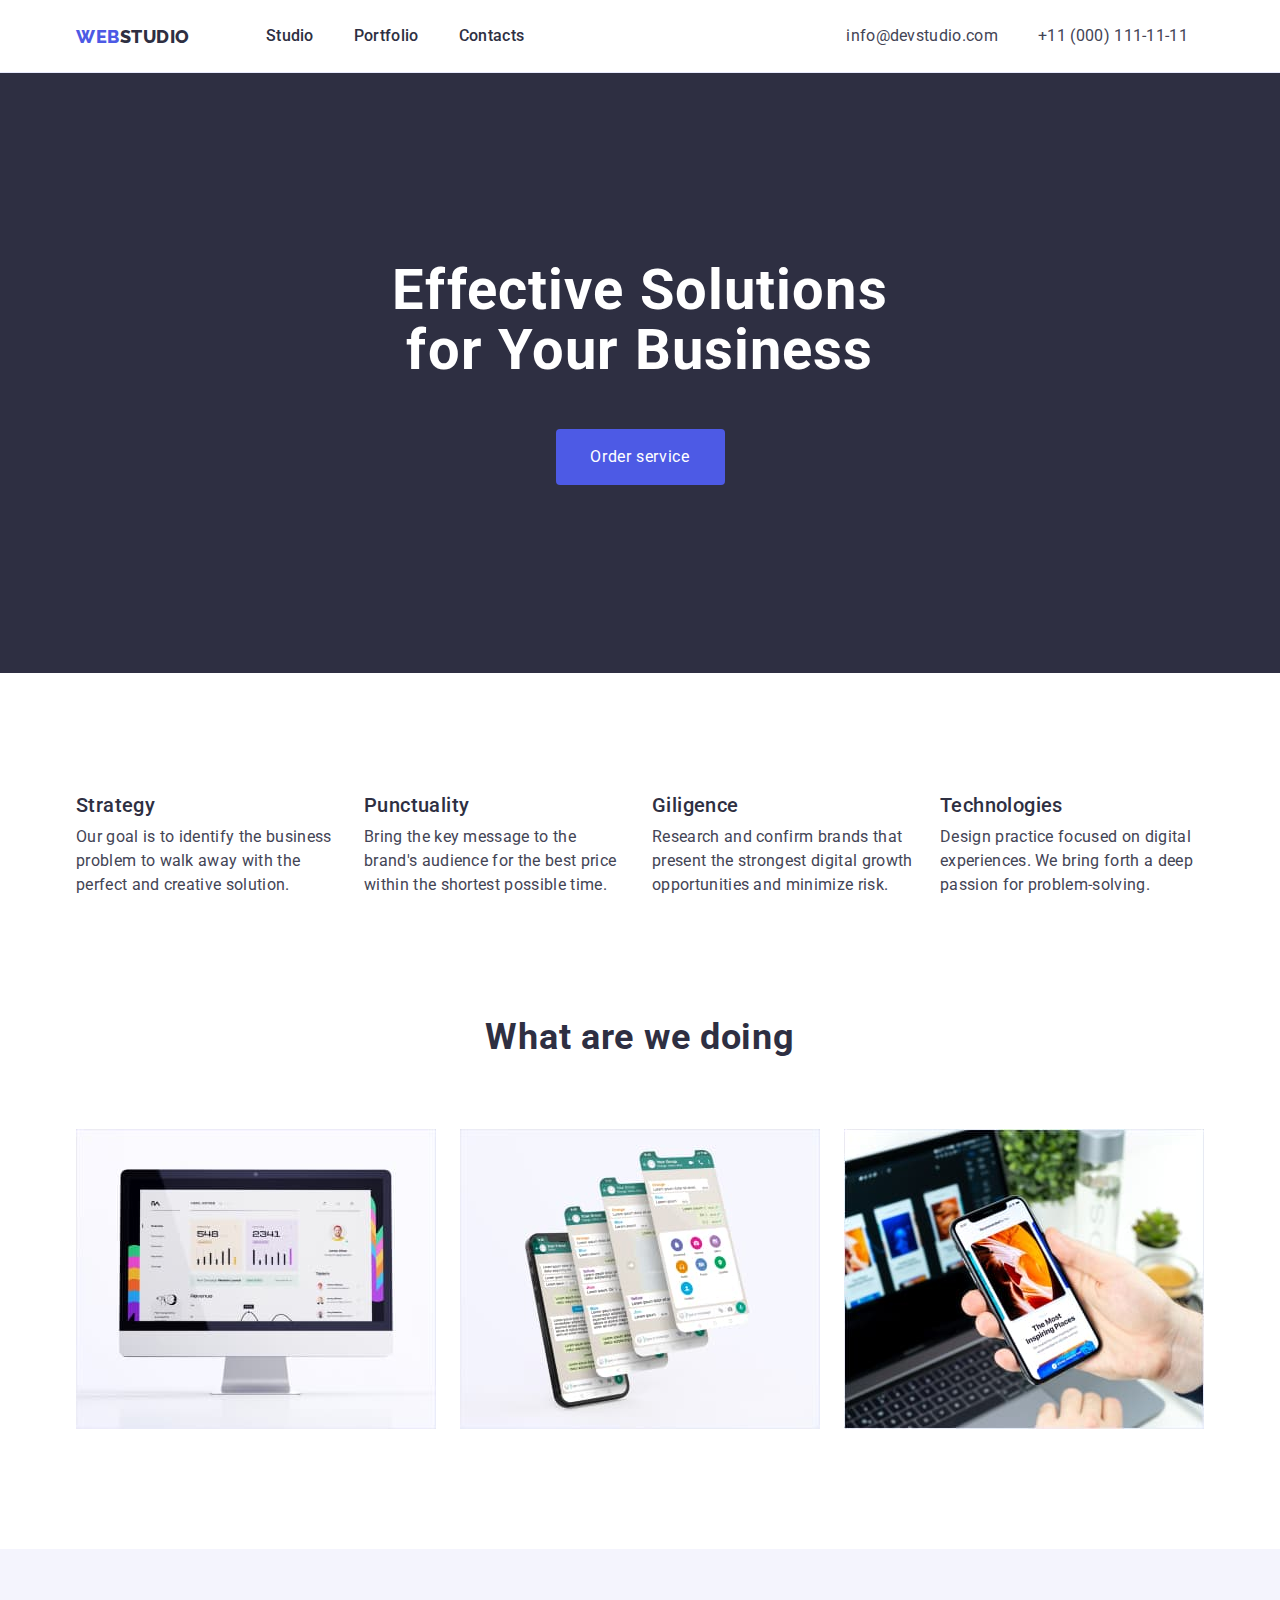
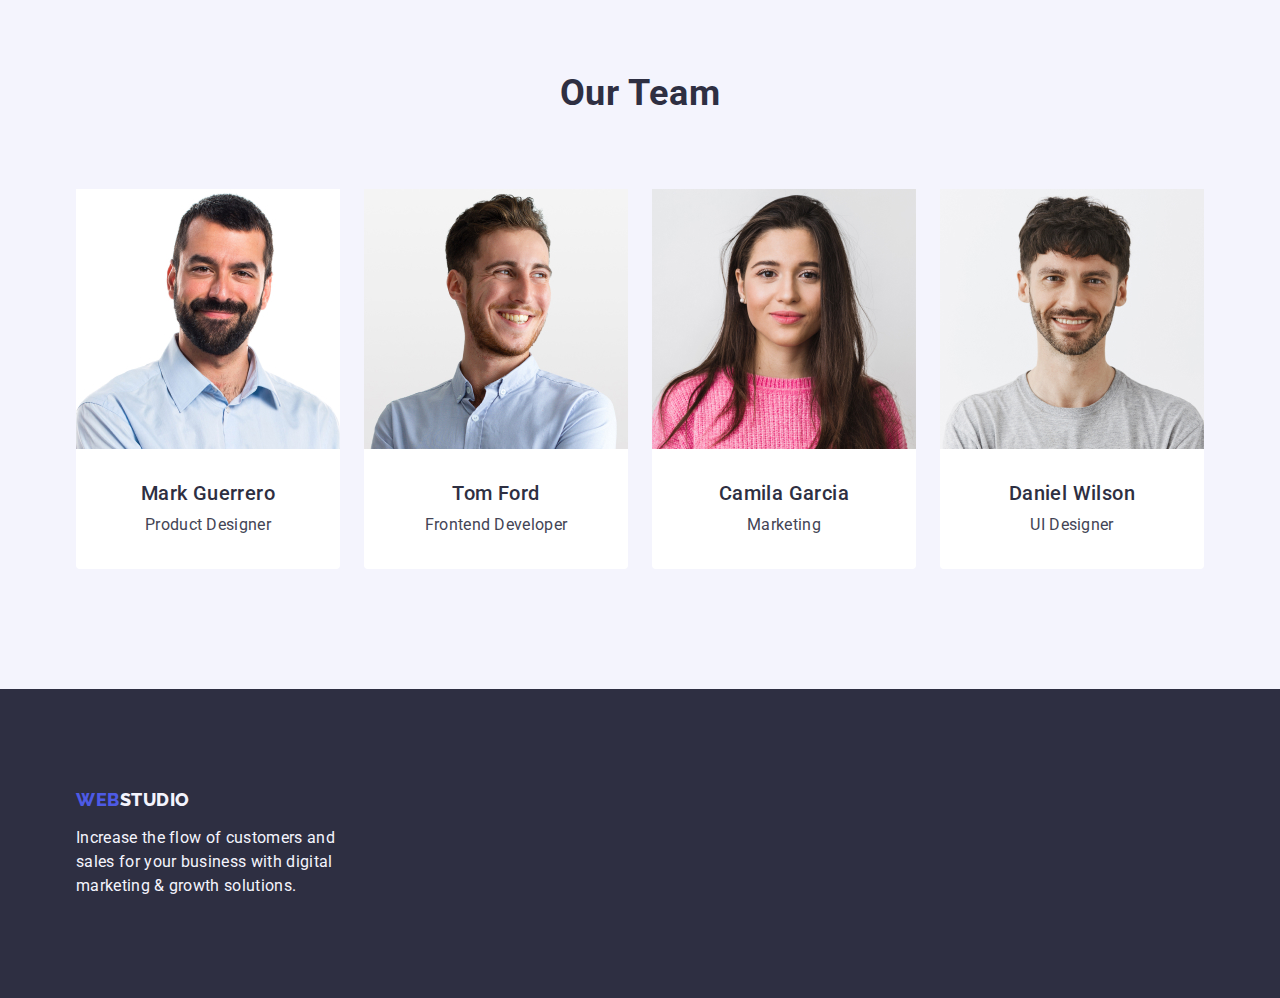
<file: index.html>
<!DOCTYPE html>
<html lang="en">
<head>
    <meta charset="UTF-8">
    <meta name="viewport" content="width=device-width, initial-scale=1.0">
    <title>WebStudio</title>
    <link rel="preconnect" href="https://fonts.googleapis.com">
    <link rel="preconnect" href="https://fonts.gstatic.com" crossorigin>
    <link href="https://fonts.googleapis.com/css2?family=Raleway:wght@600;800&family=Roboto:wght@400;500;700&display=swap" rel="stylesheet">
    <link rel="stylesheet" href="https://cdnjs.cloudflare.com/ajax/libs/modern-normalize/2.0.0/modern-normalize.min.css">
    <link rel="stylesheet" href="css/styles.css">
</head>
<body class="body">
    <header class="header">
        <div class="container container-logo">
            <nav class="header-navigation">
                <a href="/index.html" class="logo">Web<span class="logo-studio">Studio</span></a>
                    <ul class="header-list">
                        <li class="header-list-main"><a class="header-list-link" href="index.html">Studio</a></li>
                        <li class="header-list-main"><a class="header-list-link" href="portfolio.html">Portfolio</a></li>
                        <li class="header-list-main"><a class="header-list-link" href="Contacts">Contacts</a></li>
                    </ul>
            </nav>
            <address class="address">
                <ul class="contacts"> 
                    <li class="contacts-list"><a class="contacts-list-email contact-item" href="email:info@devstudio.com">info@devstudio.com</a></li> 
                    <li class="contacts-list"><a class="contacts-list-tel contact-item" href="tel:+11(000)111-11-11">+11 (000) 111-11-11</a></li>
                 </ul>  
            </address>
        </div>
    </header>
    <main class="main">
            <section class="main-part">
                <div class="container">
                    <h1 class="main-thesis">Effective Solutions for Your Business</h1>
                    <button type="button" class="main-button">Order service</button>
                </div>
                </section>
                <section class="main-description">
                    <div class="container">
                        <h2 hidden class="visually-hidden">Menu</h2>
                        <ul class="main-description-list">
                            <li class="main-description-item">
                                <h3 class="description-name">Strategy</h3>
                                <p class="description-mean">Our goal is to identify the business problem to walk away with the perfect and creative solution. </p>
                            </li>
                            <li class="main-description-item">
                                <h3 class="description-name">Punctuality</h3>
                                <p class="description-mean">Bring the key message to the brand's audience for the best price within the shortest possible time.</p>
                            </li>
                            <li class="main-description-item">
                                <h3 class="description-name">Giligence</h3>
                                <p class="description-mean">Research and confirm brands that present the strongest digital growth opportunities and minimize risk.</p>
                            </li>
                            <li class="main-description-item">
                                <h3 class="description-name">Technologies</h3>
                                <p class="description-mean">Design practice focused on digital experiences. We bring forth a deep passion for problem-solving.</p>
                            </li>
                        </ul>
                    </div>
                </section>
                <!--About us-->
                <section class="about">
                    <div class="container">
                        <h2 class="about-do">What are we doing</h2>
                        <ul class="about-do-list">
                            <li class="about-do-item">
                                <img src="img/img1.jpg" alt="Computer" width="360"></li>
                            <li class="about-do-item">
                                <img src="img/img2.jpg" alt="Screen" width="360"></li>
                            <li class="about-do-item">
                                <img src="img/img3.jpg" alt="Phone" width="360"></li>
                        </ul>
                    </div>
                </section>
                <!--Team-->
                <section class="team">
                    <div class="container">
                        <h2 class="our-team">Our Team</h2>
                        <ul class="our-team-list">
                            <li class="our-team-item">
                                    <img src="img/mark.jpg" alt="Mark Guerrero" width="264">
                                    <div class="worker">
                                        <h3 class="name">Mark Guerrero</h3>
                                        <p class="who">Product Designer</p> 
                                    </div>                           
                            </li>
                            <li class="our-team-item">
                                    <img class="photo" src="img/tom.jpg" alt="Tom Ford" width="264">
                                    <div class="worker">
                                        <h3 class="name">Tom Ford</h3>
                                        <p class="who">Frontend Developer</p>
                                    </div>
                            </li>
                            <li class="our-team-item">
                                    <img src="img/camila.jpg" alt="Camila Garcia" width="264">
                                    <div class="worker">
                                        <h3 class="name">Camila Garcia</h3>
                                        <p class="who">Marketing</p>
                                    </div>
                            </li>
                            <li class="our-team-item">
                                    <img src="img/daniel.jpg" alt="Daniel Wilson" width="264">
                                    <div class="worker">
                                        <h3 class="name">Daniel Wilson</h3>
                                        <p class="who">UI Designer</p>
                                    </div>
                            </li>
                        </ul>
                    </div>
                </section>
    </main>
    <footer class="end">
        <div class="container">
                    <a href="index.html" class="logo-end">Web<span class="logo-studio end-studio">Studio</span></a>
                    <p class="end-text">Increase the flow of customers and sales for your business with digital marketing & growth solutions.</p>
        </div>
    </footer> 
</body>
</html>
</file>
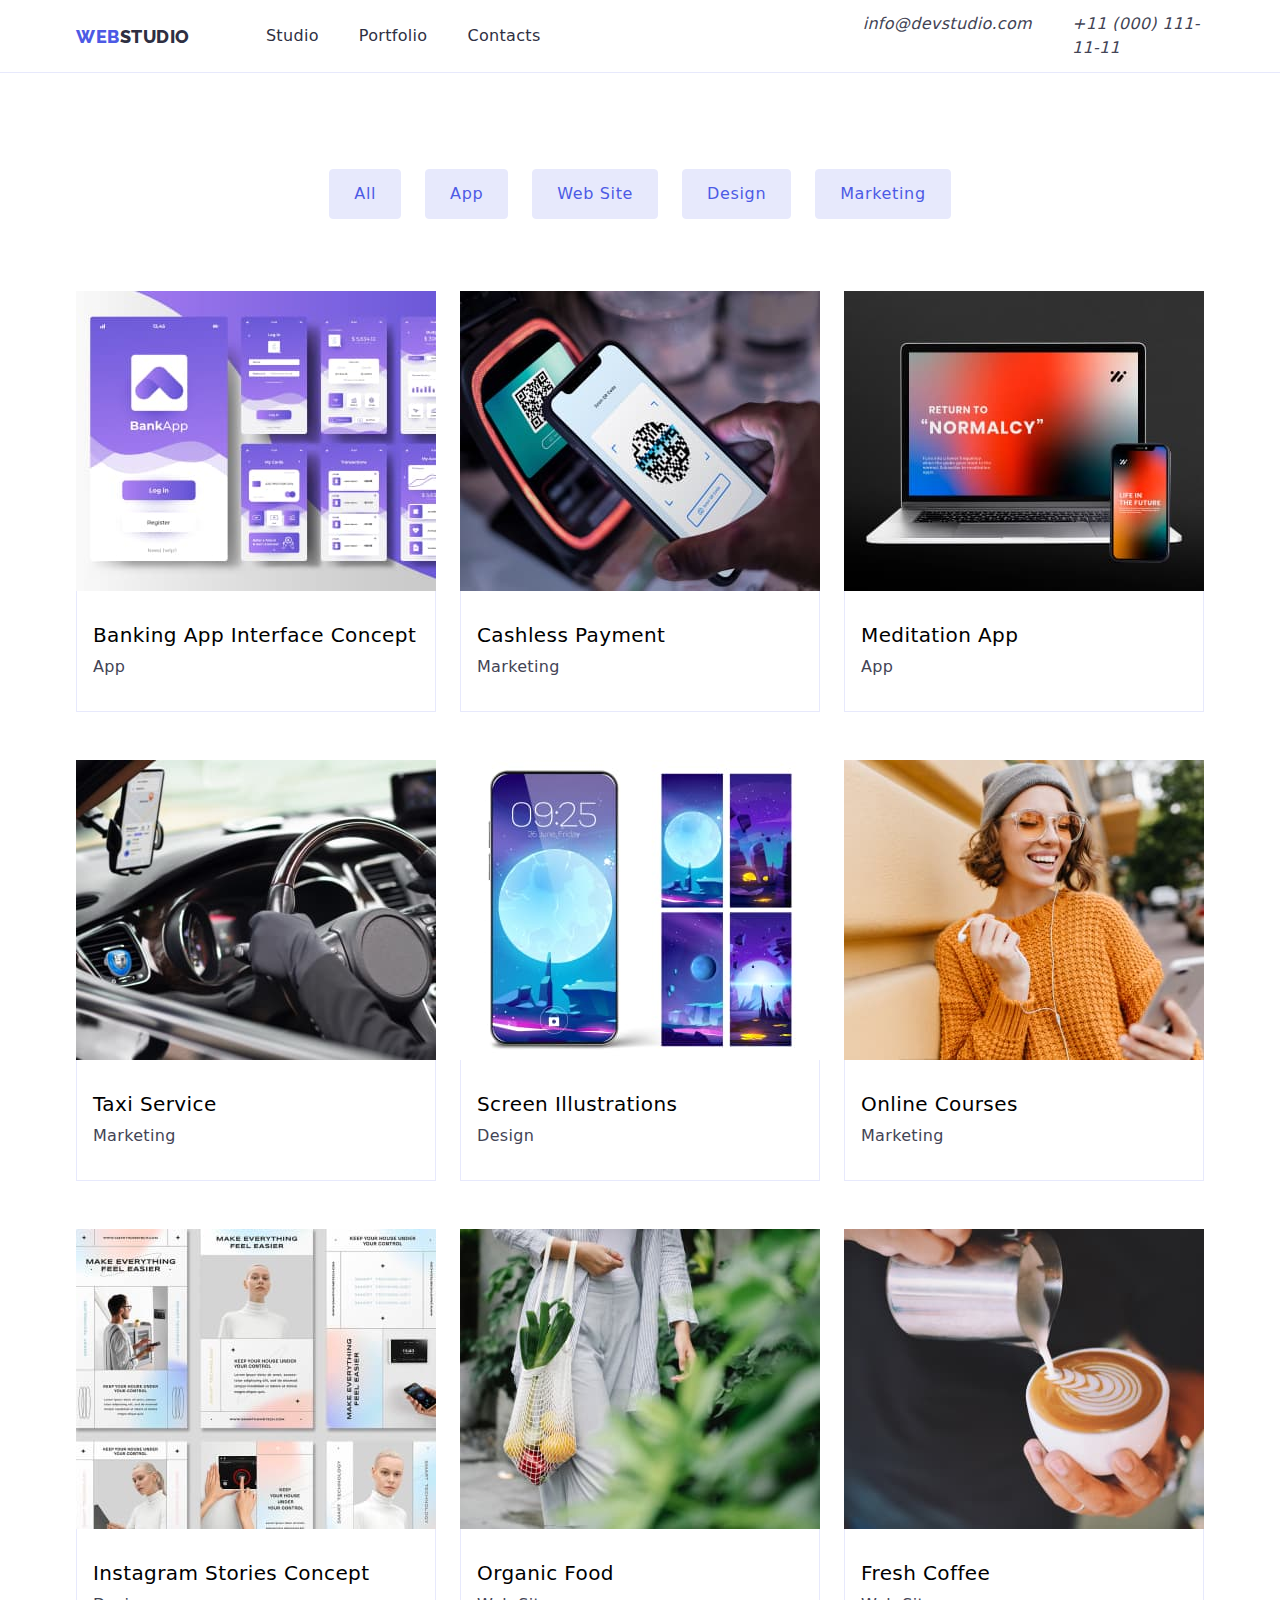
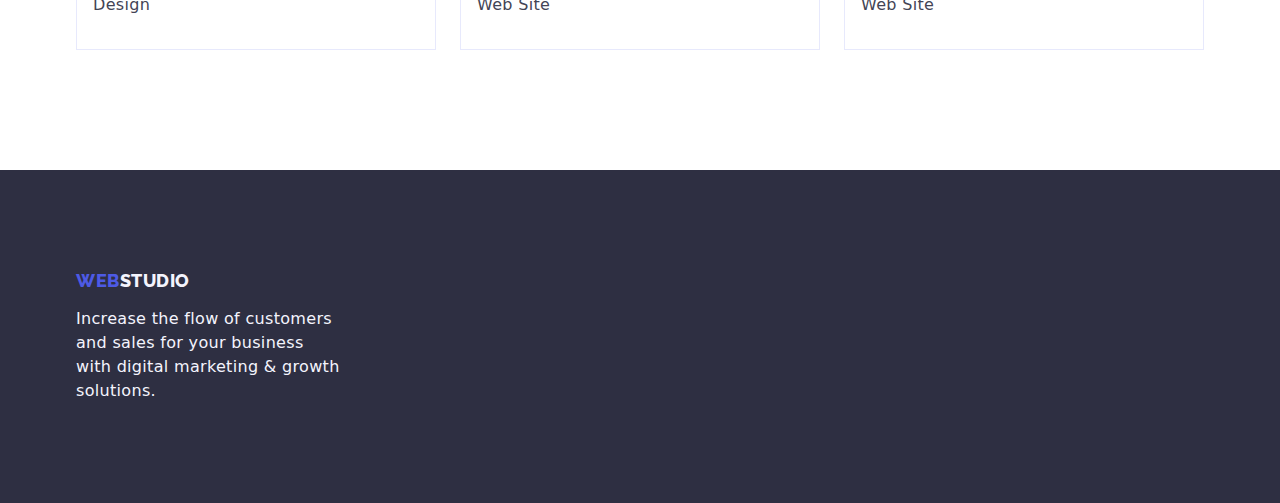
<file: portfolio.html>
<!DOCTYPE html>
<html lang="en">
<head>
    <meta charset="UTF-8">
    <meta name="viewport" content="width=device-width, initial-scale=1.0">
    <title>Portfolio</title>
    <link rel="preconnect" href="https://fonts.googleapis.com">
    <link rel="preconnect" href="https://fonts.gstatic.com" crossorigin>
    <link href="https://fonts.googleapis.com/css2?family=Raleway:wght@600;800&family=Roboto:wght@400;500;700&display=swap" rel="stylesheet">
    <link rel="stylesheet" href="https://cdnjs.cloudflare.com/ajax/libs/modern-normalize/2.0.0/modern-normalize.min.css">
    <link rel="stylesheet" href="css/styles.css">
</head>
<body>
    <header class="header">
        <div class="container container-logo">
            <nav class="header-navigation">
                <a href="/index.html" class="logo"><span class="logo-web">Web</span><span class="logo-studio studio-dark">Studio</span></a>
                    <ul class="header-list">
                        <li class="header-list-main"><a class="header-list-link" href="index.html">Studio</a></li>
                        <li class="header-list-main"><a class="header-list-link" href="portfolio.html">Portfolio</a></li>
                        <li class="header-list-main"><a class="header-list-link" href="Contacts">Contacts</a></li>
                    </ul>
            </nav>
            <address>
                <ul class="contacts"> 
                    <li class="contacts-list"><a class="contacts-list-email contact-item" href="email:info@devstudio.com">info@devstudio.com</a></li> 
                    <li class="contacts-list"><a class="contacts-list-tel contact-item" href="tel:+11(000)111-11-11">+11 (000) 111-11-11</a></li>
                 </ul>               
            </address>
        </div>
    </header>
<main class="options">
        <section class="options-buttons">
            <div class="container">
                <h1 hidden class="visually-hidden"> Buttons to choose </h1>
                <ul class="options-list">
                    <li class="options-item"><button class="options-item-btn" type="button">All</button></li>
                    <li class="options-item"><button class="options-item-btn" type="button">App</button></li>
                    <li class="options-item"><button class="options-item-btn" type="button">Web Site</button></li>
                    <li class="options-item"><button class="options-item-btn" type="button">Design</button></li>
                    <li class="options-item"><button class="options-item-btn" type="button">Marketing</button></li>
                </ul>
            <!--List of opportunities-->
                    <ul class="opportunities-list">
                        <li class="opportunities-item">
                            <a class="item-card"><img src="img/banking.jpg" alt="Banking App">
                                <div class="card">
                                    <h2 class="item-text">Banking App Interface Concept</h2>
                                    <p class="item-descrip">App</p>
                                </div>
                            </a>
                        </li>
                        <li class="opportunities-item">
                            <a class="item-card"><img src="img/cashless.jpg" alt="Cashless Payment">
                               <div class="card">
                                <h2 class="item-text">Cashless Payment</h2>
                                <p class="item-descrip">Marketing</p>
                               </div>
                            </a>
                        </li>
                        <li class="opportunities-item">
                            <a class="item-card"><img src="img/meditation.jpg" alt="Meditation App" width="360">
                                <div class="card">
                                    <h2 class="item-text">Meditation App</h2>
                                    <p class="item-descrip">App</p>
                                </div>
                            </a>
                        </li>
                        <li class="opportunities-item">
                            <a class="item-card"><img src="img/taxi.jpg" alt="Taxi Service" width="360">
                                <div class="card">
                                    <h2 class="item-text">Taxi Service</h2>
                                    <p class="item-descrip">Marketing</p>
                                </div>
                            </a>
                        </li>
                        <li class="opportunities-item">
                            <a class="item-card"><img src="img/illustrations.jpg" alt="Screen Illustrations" width="360">
                                <div class="card">
                                    <h2 class="item-text">Screen Illustrations</h2>
                                    <p class="item-descrip">Design</p>
                                </div>
                            </a>
                        </li>
                        <li class="opportunities-item">
                            <a class="item-card"><img src="img/courses.jpg" alt="Online Courses" width="360">
                                <div class="card">
                                    <h2 class="item-text">Online Courses</h2>
                                    <p class="item-descrip">Marketing</p>
                                </div>
                            </a>
                        </li>
                        <li class="opportunities-item">
                            <a class="item-card"><img src="img/stories.jpg" alt="Instagram Stories Concept" width="360">
                               <div class="card">
                                <h2 class="item-text">Instagram Stories Concept</h2>
                                <p class="item-descrip">Design</p>
                               </div>
                            </a>
                        </li>
                        <li class="opportunities-item">
                            <a class="item-card"><img src="img/organic.jpg" alt="Organic Food" width="360">
                                <div class="card">
                                    <h2 class="item-text">Organic Food</h2>
                                    <p class="item-descrip">Web Site</p>
                                </div>
                            </a>
                        </li>
                        <li class="opportunities-item">
                            <a class="item-card"><img src="img/coffee.jpg" alt="Fresh Coffee" width="360">
                                <div class="card">
                                    <h2 class="item-text">Fresh Coffee</h2>
                                    <p class="item-descrip">Web Site</p>
                                </div>
                            </a>
                        </li>                            
                    </ul>               
            </div>
        </section>    
</main> 
<footer class="end">
    <div class="container">
            <a href="index.html" class="logo-end">Web<span class="logo-studio end-studio">Studio</span></a>
            <p class="end-text">Increase the flow of customers and sales for your business with digital marketing & growth solutions.</p>
    </div>
</footer> 
</body>
</html>
</file>
<file: css/styles.css>
:root {
    --main-color: #FFFFFF;
    --second-color:#2E2F42;
    --third-color:#F4F4FD;
    --fourth-color:#434455;
    --fifth-color:#4D5AE5;
    --border-color:#E7E9FC; 

}

.body{
    background-color: #FFFFFF;
    color: #2E2F42;
    font-family: Roboto, sans-serif;
}

.container {
    max-width: 1158px;
    padding: 0 15px;
    margin: 0 auto;
}

h1, h2, h3, p {
	margin-top: 0;
	margin-bottom: 0;
}
ul{
	margin-top: 0;
	margin-bottom: 0;
	padding-left: 0;
}
img {
    display: block;
    width: 100%;
}
a {
    text-decoration: none;
    color: currentColor;
}
ul {
    list-style-type: none;
}


/* ----------Header-------------- */

.header {
    background-color: var(--main-color);
    border-bottom: 1px solid #e7e9fc;
}

.logo {
    color: #4D5AE5;
    font-size: 18px;
    font-weight: 800;
    line-height: calc(21/18);
    letter-spacing: 0.03em;
    margin-right: 76px;
    font-family: Raleway, sans-serif;
    text-transform: uppercase;
}
.container-logo {
    display: flex;
    align-items: center;
}

.logo-studio {
   color: #2E2F42;
}

.header-navigation {
    display: flex;
    align-items: center;
}
.header-list {
    display: flex;
    gap: 40px;
    margin-right: 322px;
}

.header-list-link {
    color: var(--second-color);
    font-size: 16px;
    font-weight: 500;
    line-height: calc(24/16);
    letter-spacing: 0.02em;
    padding: 24px 0;
    display: block;
}
.address {
    font-style: normal;
}
.contacts {
    display: flex;
    gap: 40px;
    margin-left: auto;
}
.header-list-link:hover {
    color: #404BBF;
}
.contact-item {
    color: var(--fourth-color);
    font-size: 16px;
    font-weight: 400;
    line-height: calc(24/16);
    letter-spacing: 0.02em;
}
.contact-item:hover, .contact-item:focus {
    color: #404BBF;
}

/* -------- First Part -------- */

.main-part {
    background-color: var(--second-color);
    padding: 188px 0;
}

.main-thesis {
    color: var(--main-color);
    font-size: 56px;
    font-weight: 700;
    line-height: 1.07;
    letter-spacing: 0.02em;
    max-width: 496px;
    text-align: center;
    margin: 0 auto;
}

.main-button { 
    color: var(--main-color);
    background-color: var(--fifth-color);
    font-family: inherit;
    line-height: calc(24/16);
    letter-spacing: 0.04em;
    cursor: pointer;
    display: block;
    margin: 0 auto;
    min-width: 169px;
    height: 56px;
    border: none;
    border-radius: 4px;
    margin-top: 48px;
}
.main-button:hover, .main-button:focus {
    background-color: #404BBF;
}

/*-------------Second Part-----------*/

.main-description {
    padding: 120px 0;
}
.main-description-list {
    background-color: var(--main-color);
    display: flex;
    gap: 24px;
}
.visually-hidden {
    position: absolute;
    width: 1px;
    height: 1px;
    margin: -1px;
    border: 0;
    padding: 0;
    white-space: nowrap;
    clip-path: inset(100%);
    clip: rect(0 0 0 0);
    overflow: hidden;
}
.main-description-item {
    width: calc((100% - 72px) / 4);
}
.description-name {
    font-size: 20px;
    font-weight: 500;
    line-height: calc(24/20);
    letter-spacing: 0.02em;  
    margin-bottom: 8px;
}

.description-mean {
    font-size: 16px;
    font-weight: 400;
    line-height: 1.5em;
    letter-spacing: 0.02em;
    color: #434455;
}
.about {
    padding-bottom: 120px;
}
.about-do {
    font-size: 36px;
    font-weight: 700;
    line-height: calc(40/36);
    letter-spacing: 0.02em;  
    color: var(--second-color);
    text-align: center;
    margin-bottom: 72px;
}
.about-do-list {
    display: flex;
    gap: 24px;
}
.about-do-item {
    width: calc((100% - 48px) / 3);
}

/*-------------Third Part------------*/
.team {
    background-color: var(--third-color);
    padding: 120px 0;
}
.our-team {
    font-size: 36px;
    font-weight: 700;
    line-height: calc(40/30);
    letter-spacing: 0.02em;
    text-align: center;
}
.our-team {
    margin-bottom: 72px;
}
.our-team-list {
    display: flex;
    gap: 24px;
}
.our-team-item {
    background-color: #FFFFFF;
    width: calc((100% - 72px) / 4);
    border-radius: 0px 0px 4px 4px; 
}
.worker{
    padding: 32px 0;
}
.name {
    font-size: 20px;
    font-weight: 500;
    line-height: calc(24/20);
    letter-spacing: 0.02em;
    margin-bottom: 8px;
    text-align: center;
}
.who {
    font-size: 16px;
    font-weight: 400;
    line-height: calc(24/16);
    letter-spacing: 0.02em;
    color: #434455;
    text-align: center;
}

/*------------------Footer Part--------------*/
.end {
    background-color: var(--second-color);
    padding: 100px 0;
}
.logo-end{
    font-family: Raleway, sans-serif;
    color: #4D5AE5;
    font-size: 18px;
    font-weight: 800;
    line-height: calc(21/18);
    letter-spacing: 0.03em;
    display: inline-block;
    margin-bottom: 16px;
    text-transform: uppercase;
}
.end-studio {
    color: var(--third-color);
}
.end-text {
    font-size: 16px;
    font-weight: 400;
    line-height: calc(24/16);
    letter-spacing: 0.02em;
    color: var(--third-color);
    max-width: 264px;
}



/*------------------- PORTFOLIO ------------------*/


.options-buttons {
    padding-top: 96px;
    padding-bottom: 120px;
}

.options-list {
    display: flex;
    justify-content: center;
    gap: 24px;
    margin-bottom: 72px;
}

.card {
    border: 1px solid var(--border-color);
    padding: 32px 16px;
    border-top: none;
}

.options-item-btn {
    color: #4D5AE5;
    background-color: var(--border-color);
    font-size: 16px;
    font-weight: 500;
    line-height: calc(24/16);
    letter-spacing: 0.04em;
    border: none;
    cursor: pointer;
    padding: 12px 24px;
    border: 1px solid #e7e9fc;
    border-radius: 4px; 
}

.options-item-btn:hover, .options-item-btn:focus{ 
    background-color: #404BBF;
    color: #FFFFFF;  
    border: 1px solid transparent;
}

.opportunities-list {
    display: flex;
    flex-wrap: wrap;
    column-gap: 24px;
    row-gap: 48px;
}
.opportunities-item {
    background-color: #FFFFFF;
}

.item-card {
    background-color: var(--main-color);
    width: calc((100% - 48px) / 3);
}
.item-text {
    font-size: 20px;
    font-weight: 500;
    line-height: calc(24/20);
    letter-spacing: 0.02em;
}
.item-text {
    margin-bottom: 8px;
}
.item-descrip {
    font-size: 16px;
    font-weight: 400;
    line-height: calc(24/16);
    letter-spacing: 0.02em;
    color: #434455;
}
</file>
